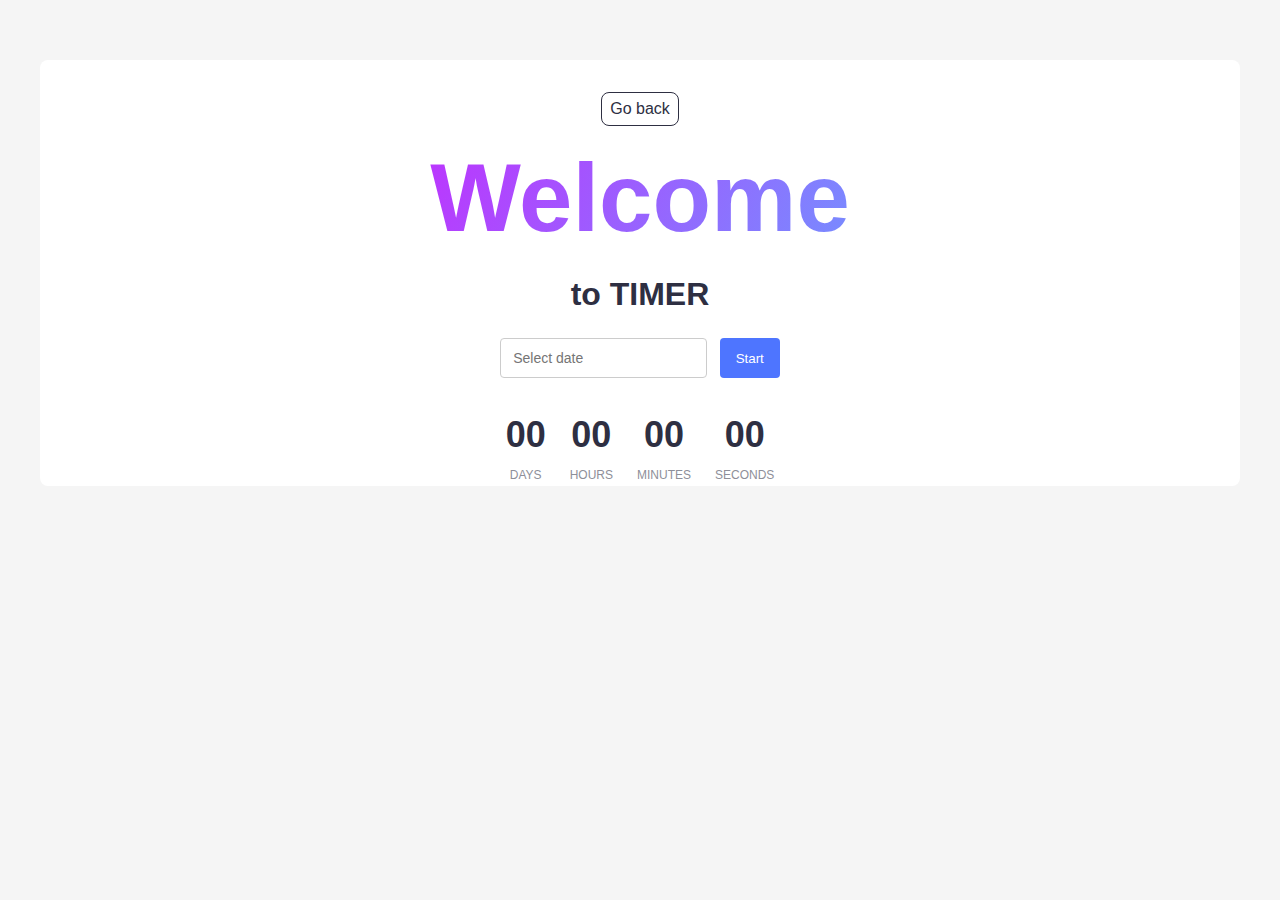
<file: src/1-timer.html>
<!doctype html>
<html lang="en">
  <head>
    <meta charset="UTF-8" />
    <meta http-equiv="X-UA-Compatible" content="IE=edge" />
    <meta name="viewport" content="width=device-width, initial-scale=1.0" />
    <title>Timer</title>
    <link rel="stylesheet" href="./css/styles.css" />
  </head>
  <body>
    <main>
      <div class="container">
        <a class="back-link" href="./index.html">Go back</a>
        <h1 class="main-title">
          <span class="main-title-gradient">Welcome</span> to TIMER
        </h1>

        <label for="datetime-picker" class="visually-hidden">
          Select date
        </label>
        <input type="text" id="datetime-picker" placeholder="Select date" />
        <button type="button" data-start>Start</button>

        <div class="timer">
          <div class="field">
            <span class="value" data-days>00</span>
            <span class="label">Days</span>
          </div>
          <div class="field">
            <span class="value" data-hours>00</span>
            <span class="label">Hours</span>
          </div>
          <div class="field">
            <span class="value" data-minutes>00</span>
            <span class="label">Minutes</span>
          </div>
          <div class="field">
            <span class="value" data-seconds>00</span>
            <span class="label">Seconds</span>
          </div>
        </div>
      </div>
    </main>

    <script type="module" src="./js/1-timer.js"></script>
  </body>
</html>
</file>
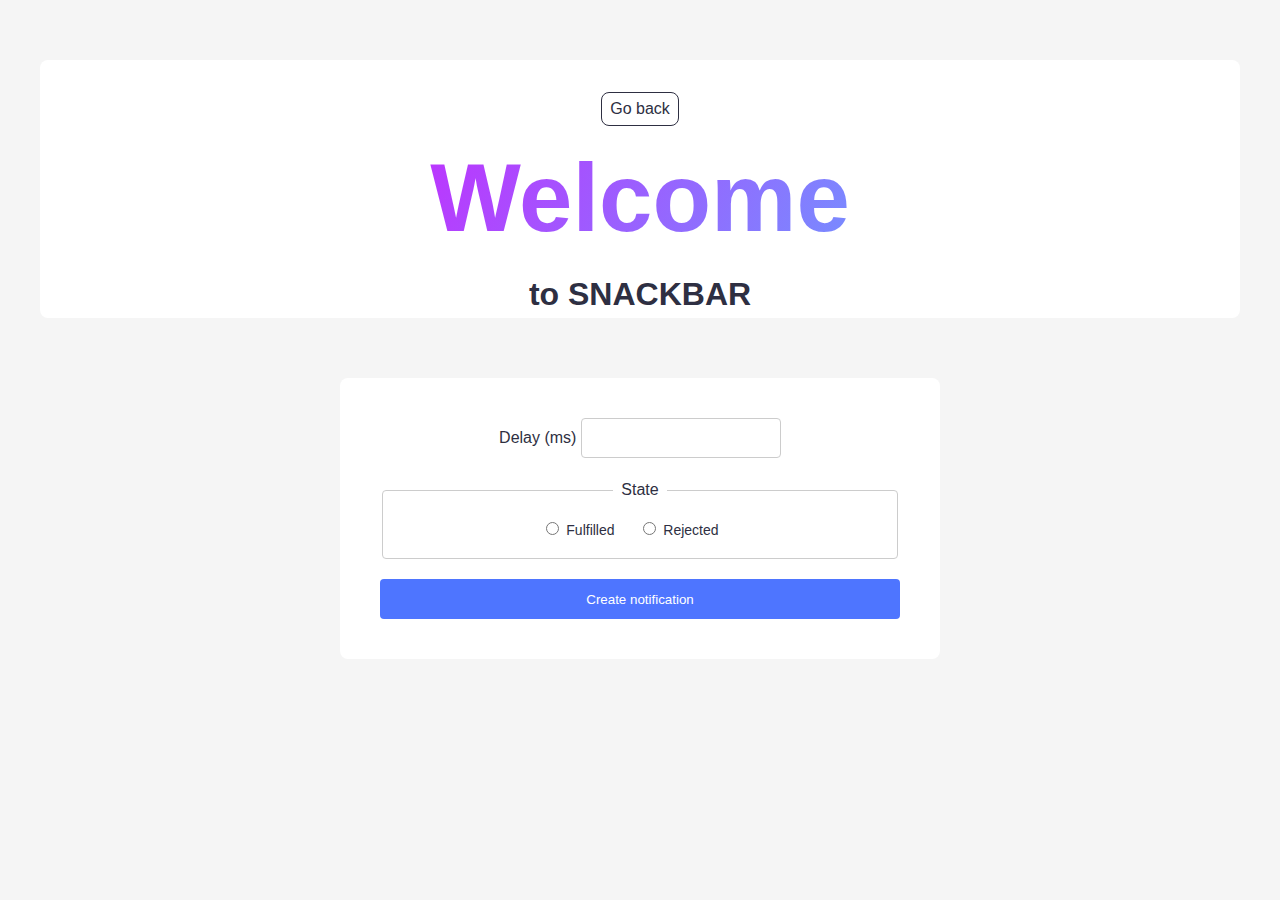
<file: src/2-snackbar.html>
<!doctype html>
<html lang="en">
  <head>
    <meta charset="UTF-8" />
    <meta http-equiv="X-UA-Compatible" content="IE=edge" />
    <meta name="viewport" content="width=device-width, initial-scale=1.0" />
    <title>SNACKBAR</title>
    <link rel="stylesheet" href="./css/styles.css" />
  </head>
  <body>
    <main>
      <div class="container">
        <a class="back-link" href="./index.html">Go back</a>
        <h1 class="main-title">
          <span class="main-title-gradient">Welcome</span> to SNACKBAR
        </h1>
      </div>

      <form class="form">
        <label>
          Delay (ms)
          <input type="number" name="delay" required />
        </label>

        <fieldset>
          <legend>State</legend>
          <label>
            <input type="radio" name="state" value="fulfilled" required />
            Fulfilled
          </label>
          <label>
            <input type="radio" name="state" value="rejected" required />
            Rejected
          </label>
        </fieldset>

        <button type="submit">Create notification</button>
      </form>
    </main>

    <script type="module" src="./js/2-snackbar.js"></script>
  </body>
</html>
</file>
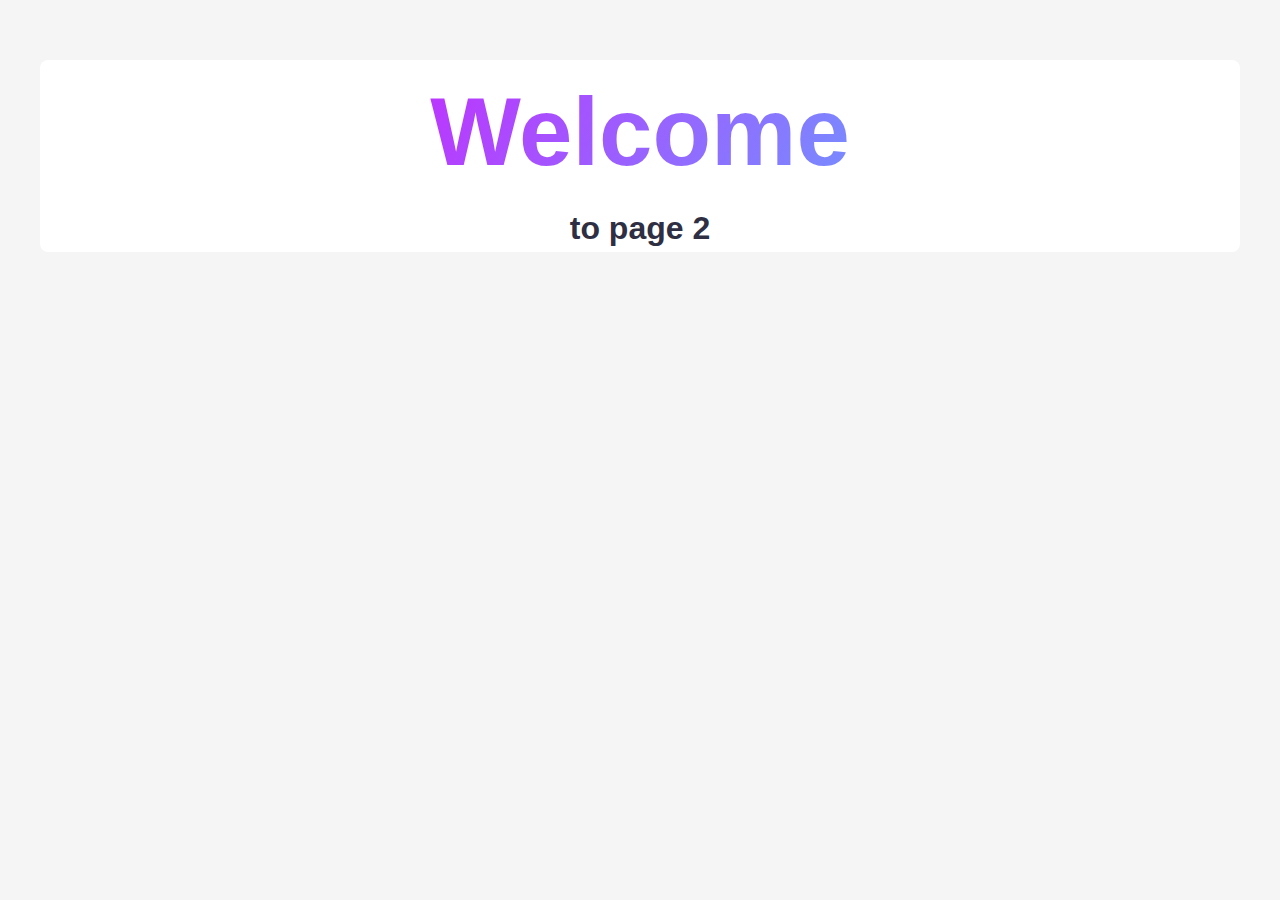
<file: src/page-2.html>
<!DOCTYPE html>
<html lang="en">
  <head>
    <meta charset="UTF-8" />
    <meta http-equiv="X-UA-Compatible" content="IE=edge" />
    <meta name="viewport" content="width=device-width, initial-scale=1.0" />
    <title>Page 2</title>
    <link rel="stylesheet" href="./css/styles.css" />
  </head>
  <body>
    <load
      src="./partials/header.html"
      icon-path="./img/sprite.svg#logo"
      highlight-act="active"
    />

    <main>
      <div class="container">
        <h1 class="main-title">
          <span class="main-title-gradient">Welcome</span> to page 2
        </h1>
        <load src="./partials/back-link.html" />
      </div>
    </main>

    <load src="./partials/footer.html" />
  </body>
</html>
</file>
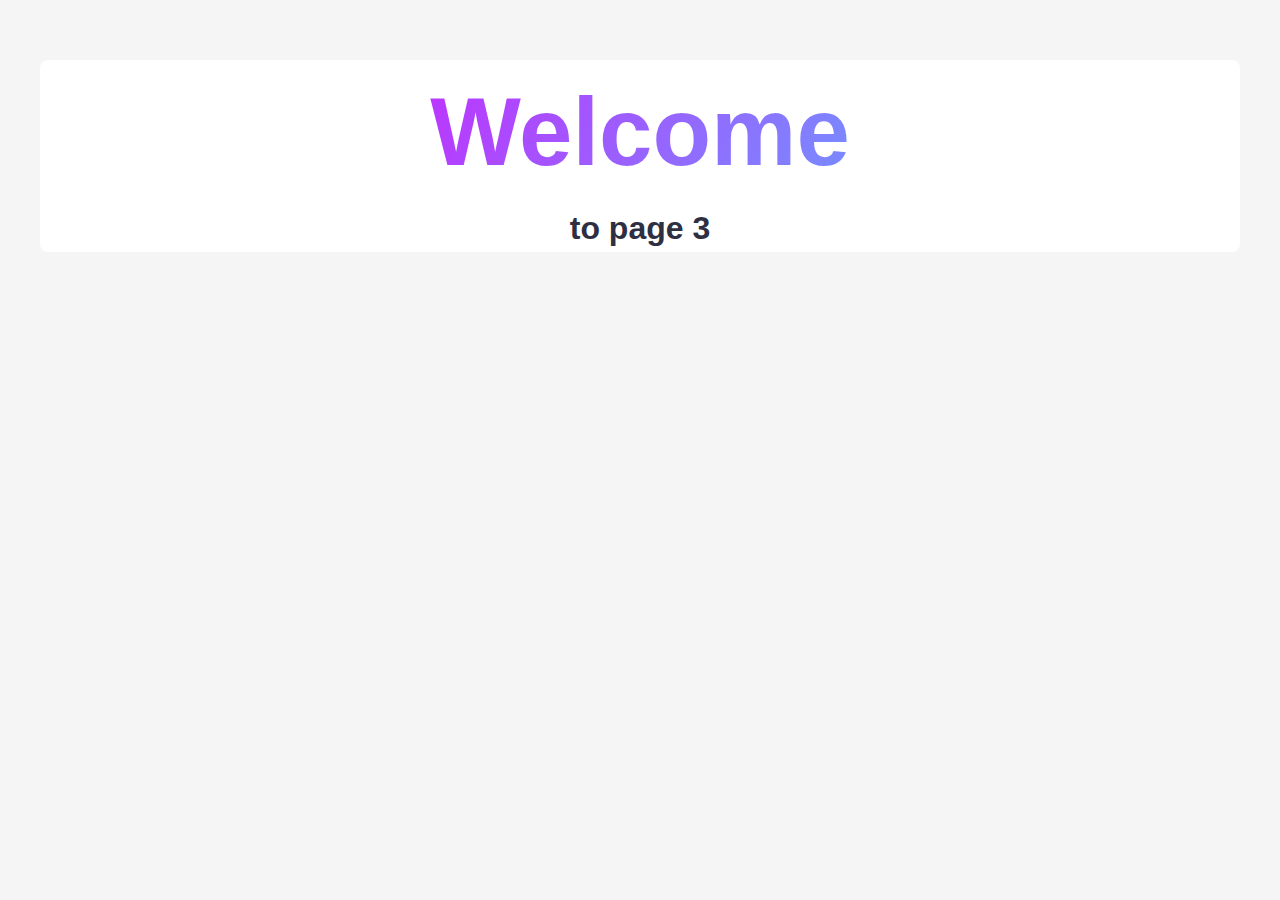
<file: src/page-3.html>
<!DOCTYPE html>
<html lang="en">
  <head>
    <meta charset="UTF-8" />
    <meta http-equiv="X-UA-Compatible" content="IE=edge" />
    <meta name="viewport" content="width=device-width, initial-scale=1.0" />
    <title>Page 3</title>
    <link rel="stylesheet" href="./css/styles.css" />
  </head>
  <body>
    <load
      src="./partials/header.html"
      icon-path="./img/sprite.svg#logo"
      highlight-curr="active"
    />

    <main>
      <div class="container">
        <h1 class="main-title">
          <span class="main-title-gradient">Welcome</span> to page 3
        </h1>
        <load src="./partials/back-link.html" />
      </div>
    </main>

    <load src="./partials/footer.html" />
  </body>
</html>
</file>
<file: src/css/styles.css>
/**
  |============================
  | include css partials with
  | default @import url()
  |============================
*/
/* Common styles */
@import url('./reset.css');
@import url('./base.css');
@import url('./container.css');
@import url('./animations.css');

/* Sections style */
@import url('./header.css');
@import url('./vite-promo.css');
@import url('./badges.css');
@import url('./back-link.css');
@import url('./footer.css');

@import url('./1-timer.css');
@import url('./2-snackbar.css');
</file>
